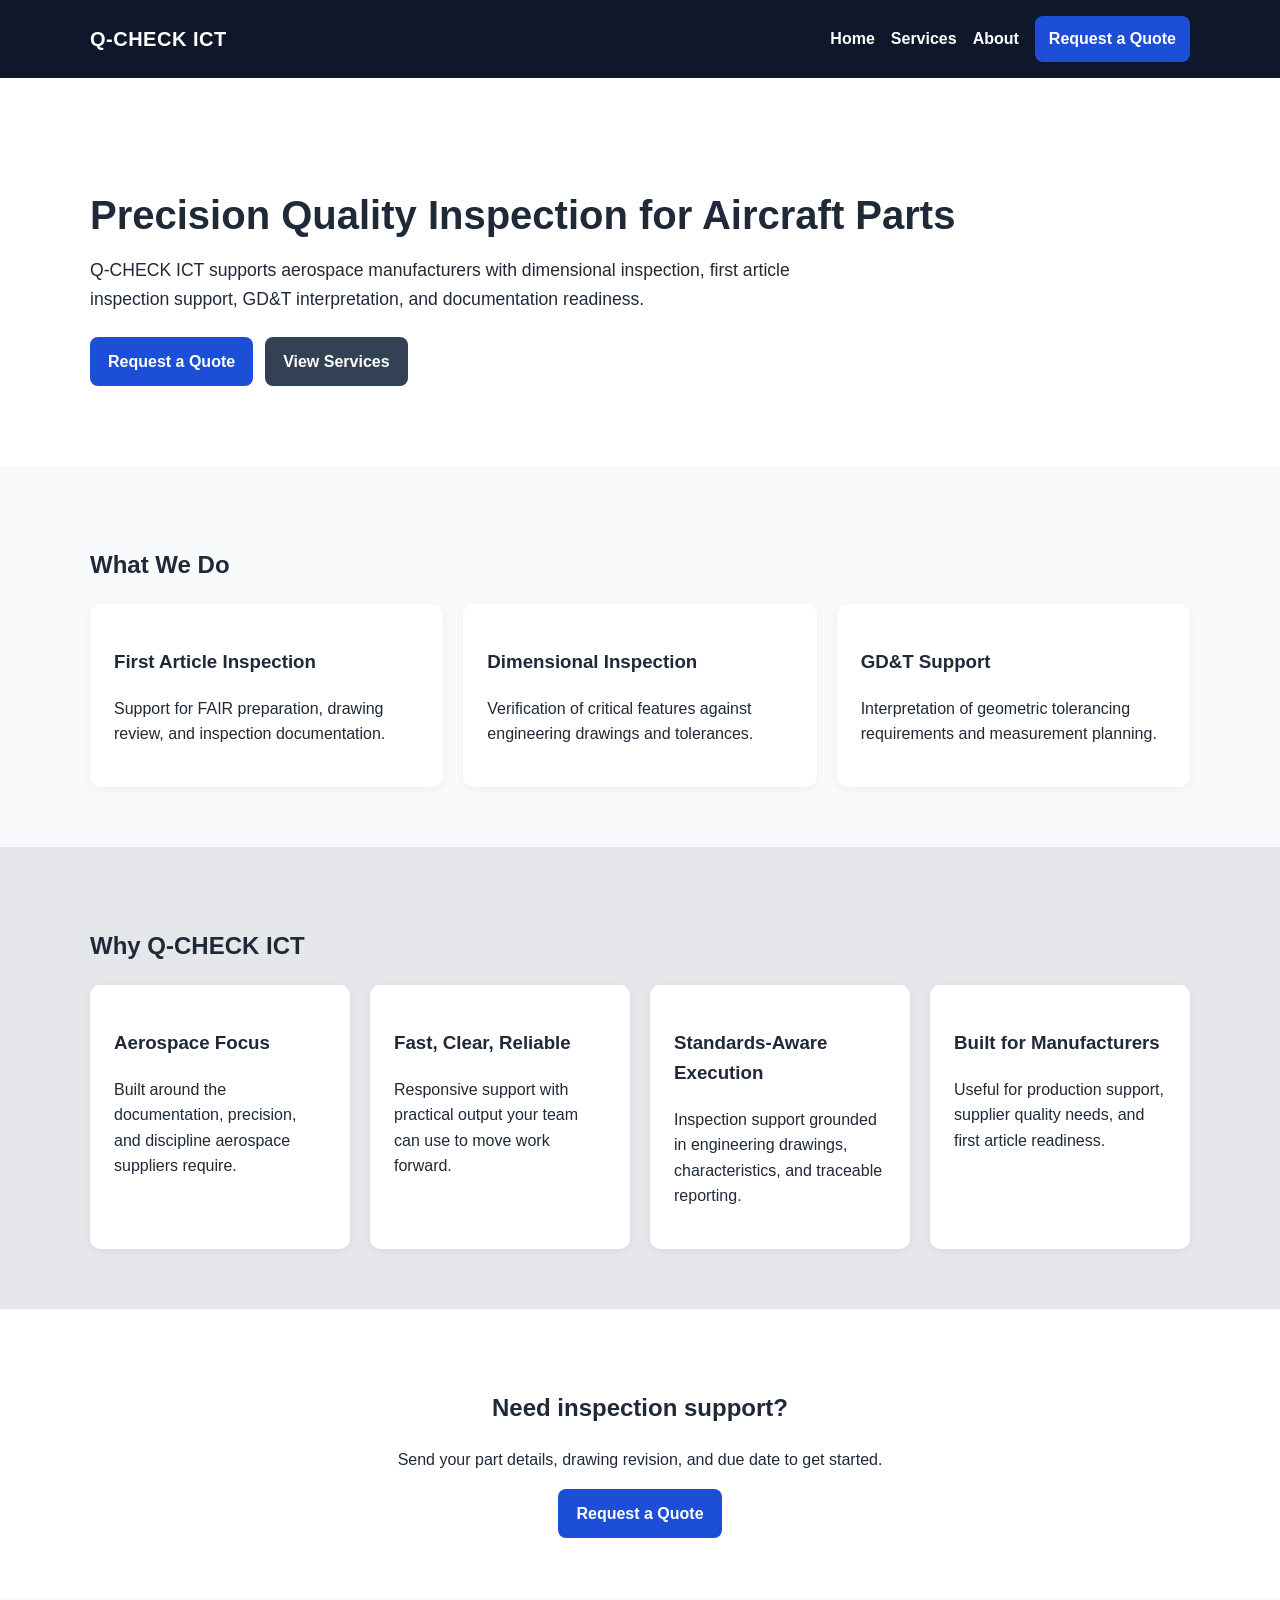
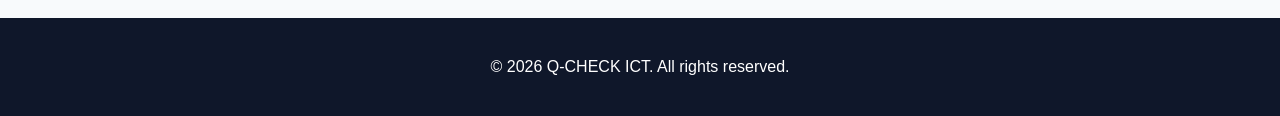
<file: index.html>
<!DOCTYPE html>
<html lang="en">
<head>
  <meta charset="UTF-8" />
  <meta name="viewport" content="width=device-width, initial-scale=1.0" />
  <title>Q-CHECK ICT | Aircraft Part Quality Inspection</title>
  <meta name="description" content="Q-CHECK ICT provides aircraft part quality inspection, FAI support, GD&T review, and dimensional inspection services." />
  <link rel="stylesheet" href="style.css" />
</head>
<body>
  <header class="site-header">
    <div class="container nav">
      <div class="logo">Q-CHECK ICT</div>
      <nav>
        <a href="index.html">Home</a>
        <a href="services.html">Services</a>
        <a href="about.html">About</a>
        <a href="contact.html" class="btn btn-small">Request a Quote</a>
      </nav>
    </div>
  </header>

  <main>
    <section class="hero">
      <div class="container">
        <h1>Precision Quality Inspection for Aircraft Parts</h1>
        <p>
          Q-CHECK ICT supports aerospace manufacturers with dimensional inspection,
          first article inspection support, GD&T interpretation, and documentation readiness.
        </p>
        <div class="hero-actions">
          <a href="contact.html" class="btn">Request a Quote</a>
          <a href="services.html" class="btn btn-secondary">View Services</a>
        </div>
      </div>
    </section>

    <section class="section">
      <div class="container">
        <h2>What We Do</h2>
        <div class="grid-3">
          <div class="card">
            <h3>First Article Inspection</h3>
            <p>Support for FAIR preparation, drawing review, and inspection documentation.</p>
          </div>
          <div class="card">
            <h3>Dimensional Inspection</h3>
            <p>Verification of critical features against engineering drawings and tolerances.</p>
          </div>
          <div class="card">
            <h3>GD&amp;T Support</h3>
            <p>Interpretation of geometric tolerancing requirements and measurement planning.</p>
          </div>
        </div>
      </div>
    </section>

    <section class="section section-alt">
      <div class="container">
        <h2>Why Q-CHECK ICT</h2>
        <div class="grid-2">
          <div class="card">
            <h3>Aerospace Focus</h3>
            <p>Built around the documentation, precision, and discipline aerospace suppliers require.</p>
          </div>
          <div class="card">
            <h3>Fast, Clear, Reliable</h3>
            <p>Responsive support with practical output your team can use to move work forward.</p>
          </div>
          <div class="card">
            <h3>Standards-Aware Execution</h3>
            <p>Inspection support grounded in engineering drawings, characteristics, and traceable reporting.</p>
          </div>
          <div class="card">
            <h3>Built for Manufacturers</h3>
            <p>Useful for production support, supplier quality needs, and first article readiness.</p>
          </div>
        </div>
      </div>
    </section>

    <section class="section cta-section">
      <div class="container">
        <h2>Need inspection support?</h2>
        <p>Send your part details, drawing revision, and due date to get started.</p>
        <a href="contact.html" class="btn">Request a Quote</a>
      </div>
    </section>
  </main>

  <footer class="site-footer">
    <div class="container">
      <p>&copy; 2026 Q-CHECK ICT. All rights reserved.</p>
    </div>
  </footer>
</body>
</html>
</file>
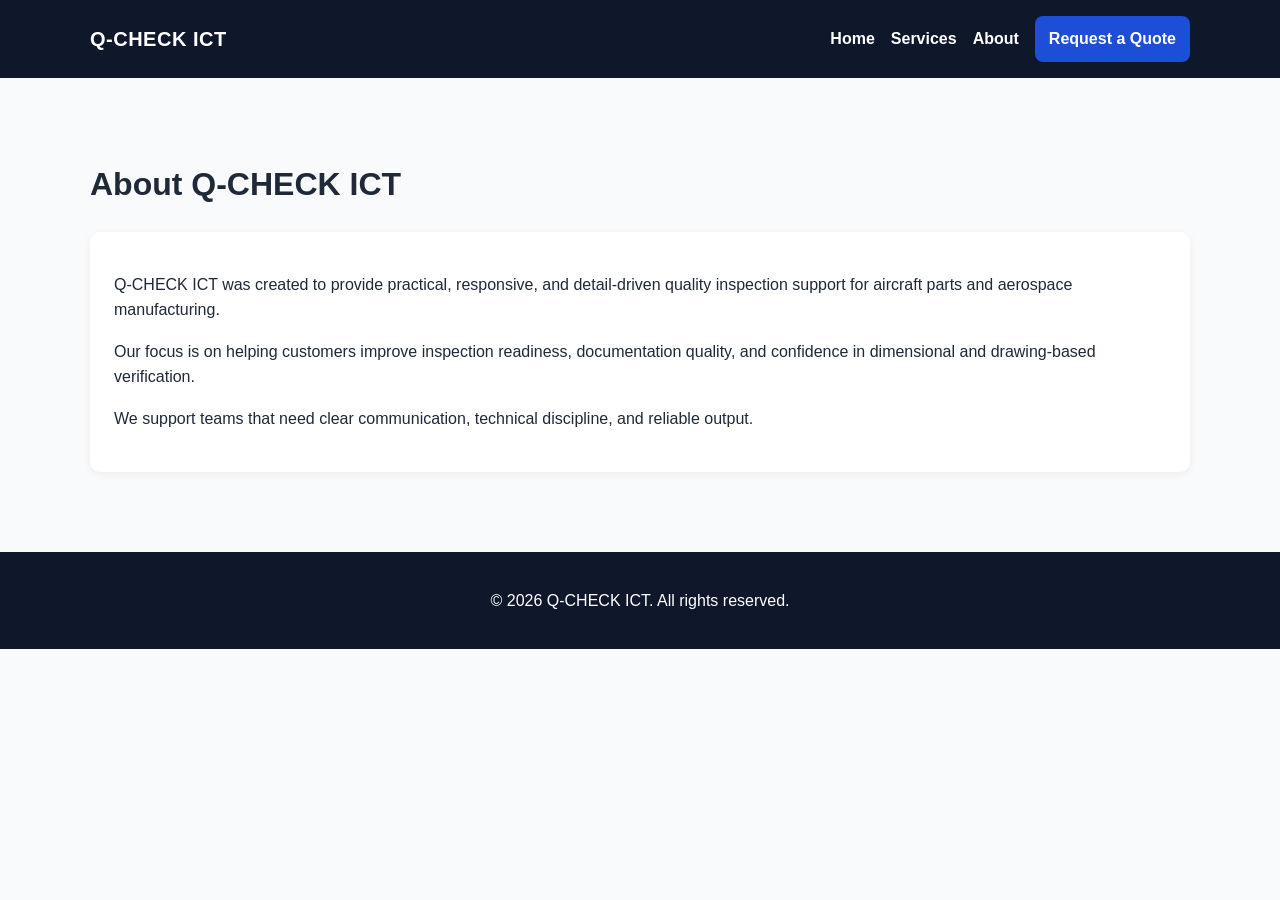
<file: about.html>
<!DOCTYPE html>
<html lang="en">
<head>
  <meta charset="UTF-8" />
  <meta name="viewport" content="width=device-width, initial-scale=1.0" />
  <title>About | Q-CHECK ICT</title>
  <meta name="description" content="Learn about Q-CHECK ICT and its focus on reliable, detail-driven aerospace quality inspection support." />
  <link rel="stylesheet" href="style.css" />
</head>
<body>
  <header class="site-header">
    <div class="container nav">
      <div class="logo">Q-CHECK ICT</div>
      <nav>
        <a href="index.html">Home</a>
        <a href="services.html">Services</a>
        <a href="about.html">About</a>
        <a href="contact.html" class="btn btn-small">Request a Quote</a>
      </nav>
    </div>
  </header>

  <main class="section">
    <div class="container">
      <h1>About Q-CHECK ICT</h1>
      <div class="card">
        <p>
          Q-CHECK ICT was created to provide practical, responsive, and detail-driven
          quality inspection support for aircraft parts and aerospace manufacturing.
        </p>
        <p>
          Our focus is on helping customers improve inspection readiness, documentation quality,
          and confidence in dimensional and drawing-based verification.
        </p>
        <p>
          We support teams that need clear communication, technical discipline, and reliable output.
        </p>
      </div>
    </div>
  </main>

  <footer class="site-footer">
    <div class="container">
      <p>&copy; 2026 Q-CHECK ICT. All rights reserved.</p>
    </div>
  </footer>
</body>
</html>
</file>
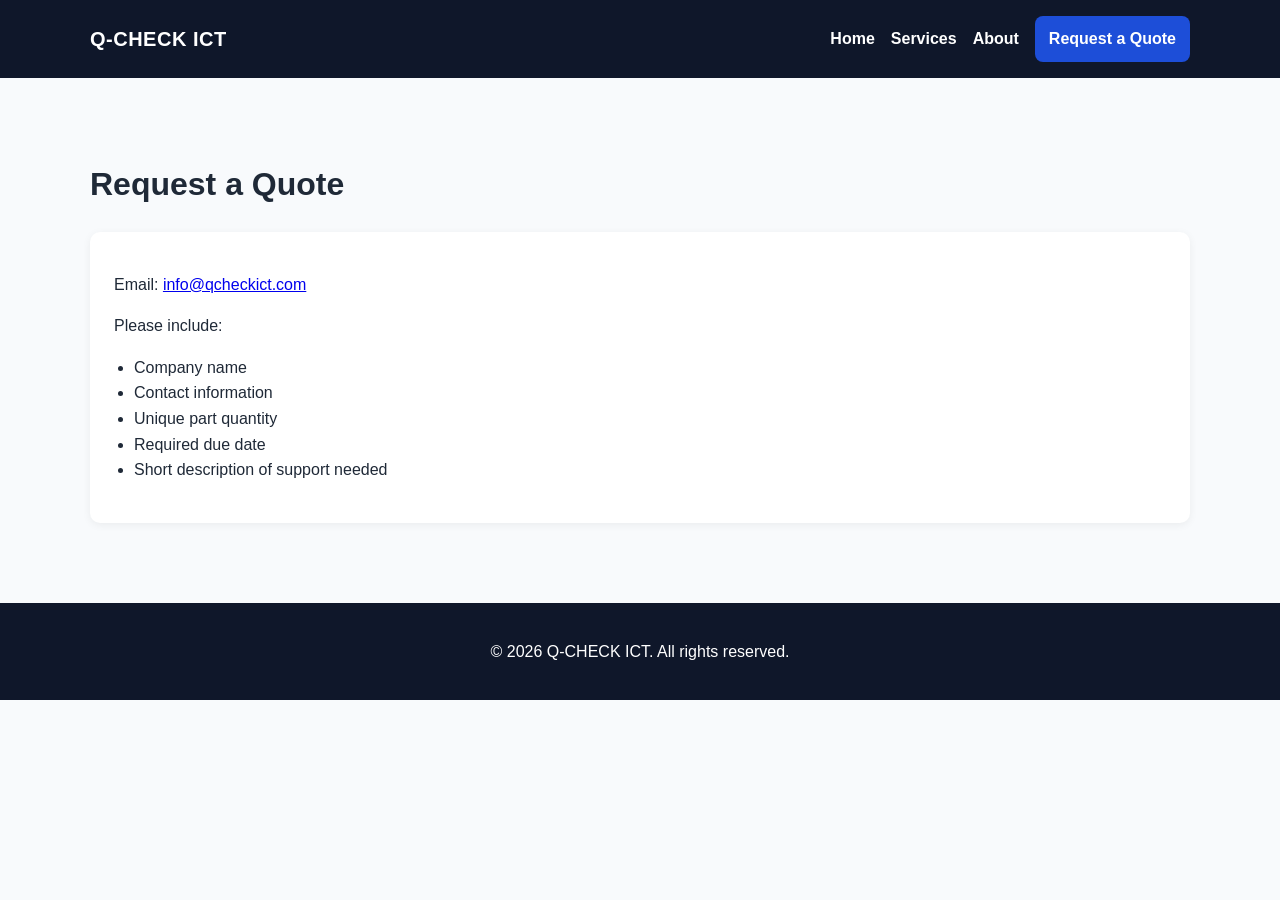
<file: contact.html>
<!DOCTYPE html>
<html lang="en">
<head>
  <meta charset="UTF-8" />
  <meta name="viewport" content="width=device-width, initial-scale=1.0" />
  <title>Contact | Q-CHECK ICT</title>
  <meta name="description" content="Contact Q-CHECK ICT for aircraft part inspection, FAI support, and quality documentation services." />
  <link rel="stylesheet" href="style.css" />
</head>
<body>
  <header class="site-header">
    <div class="container nav">
      <div class="logo">Q-CHECK ICT</div>
      <nav>
        <a href="index.html">Home</a>
        <a href="services.html">Services</a>
        <a href="about.html">About</a>
        <a href="contact.html" class="btn btn-small">Request a Quote</a>
      </nav>
    </div>
  </header>

  <main class="section">
    <div class="container">
      <h1>Request a Quote</h1>
      <div class="card">
        <p>Email: <a href="mailto:info@qcheckict.com">info@qcheckict.com</a></p>
        <!-- <p>Phone: <a href="tel:+13165551234">(316) 555-1234</a></p> -->
        <p>Please include:</p>
        <ul>
          <li>Company name</li>
          <li>Contact information</li>
          <li>Unique part quantity</li>
          <li>Required due date</li>
          <li>Short description of support needed</li>
        </ul>
      </div>
    </div>
  </main>

  <footer class="site-footer">
    <div class="container">
      <p>&copy; 2026 Q-CHECK ICT. All rights reserved.</p>
    </div>
  </footer>
</body>
</html>
</file>
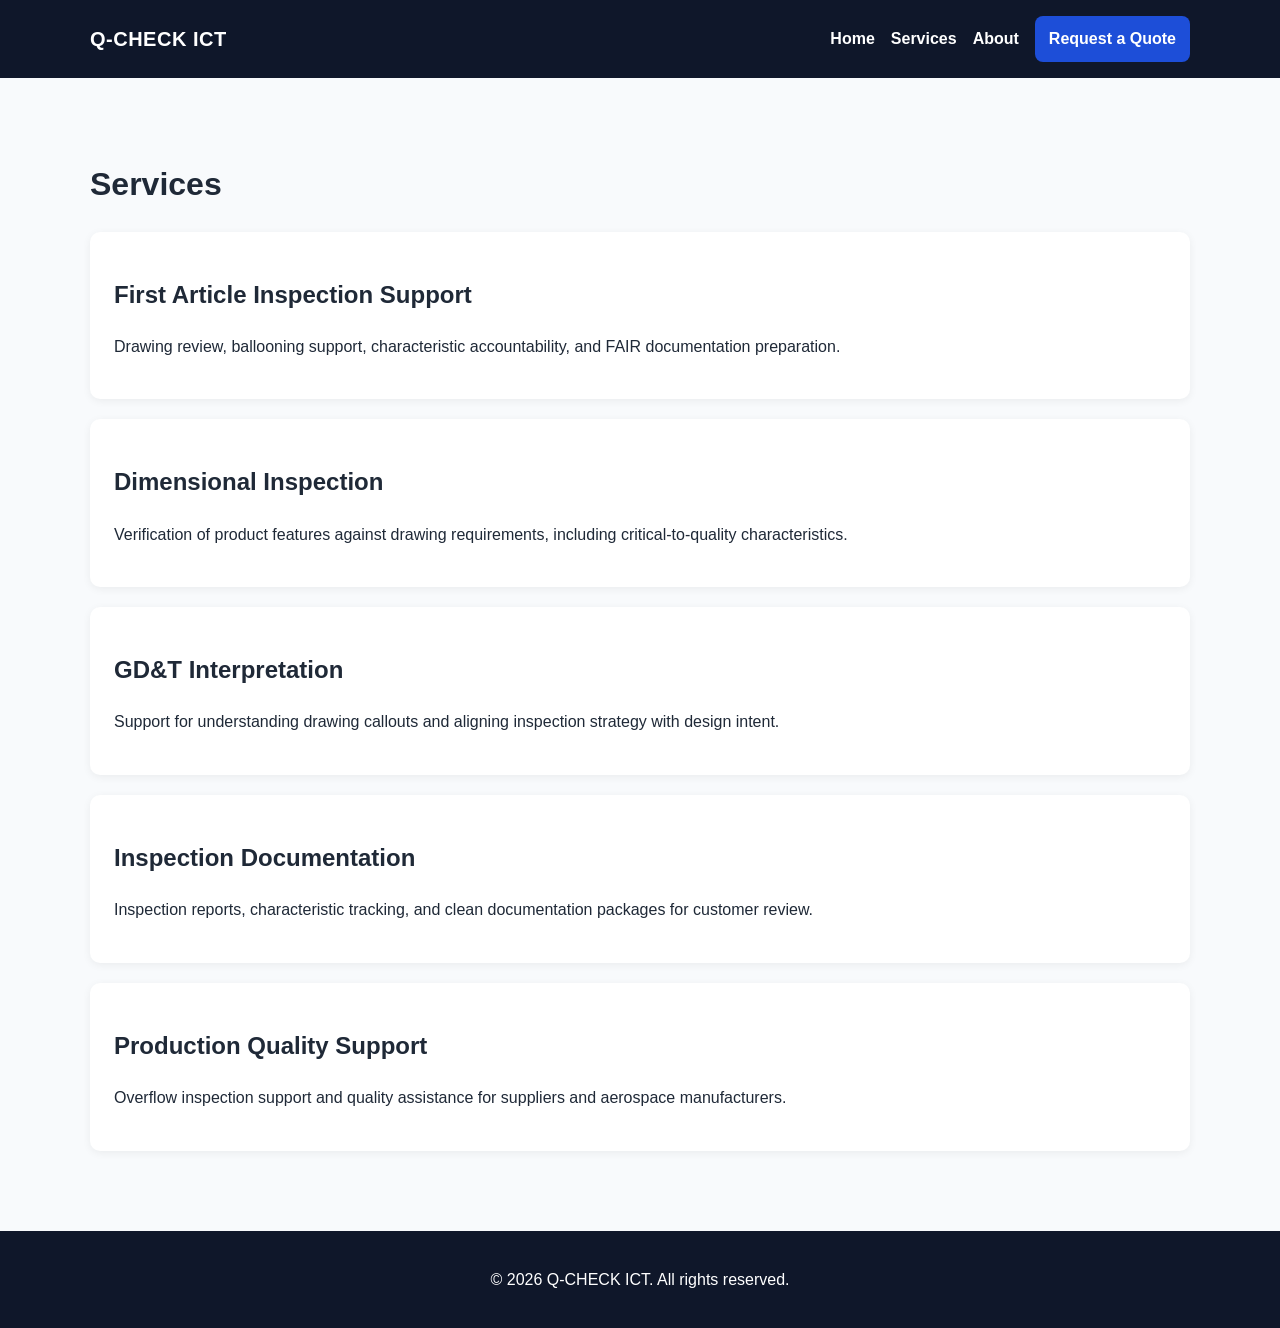
<file: services.html>
<!DOCTYPE html>
<html lang="en">
<head>
  <meta charset="UTF-8" />
  <meta name="viewport" content="width=device-width, initial-scale=1.0" />
  <title>Services | Q-CHECK ICT</title>
  <meta name="description" content="Aircraft part quality inspection services including FAI, dimensional inspection, GD&T review, and documentation support." />
  <link rel="stylesheet" href="style.css" />
</head>
<body>
  <header class="site-header">
    <div class="container nav">
      <div class="logo">Q-CHECK ICT</div>
      <nav>
        <a href="index.html">Home</a>
        <a href="services.html">Services</a>
        <a href="about.html">About</a>
        <a href="contact.html" class="btn btn-small">Request a Quote</a>
      </nav>
    </div>
  </header>

  <main class="section">
    <div class="container">
      <h1>Services</h1>
      <div class="stack">
        <div class="card">
          <h2>First Article Inspection Support</h2>
          <p>Drawing review, ballooning support, characteristic accountability, and FAIR documentation preparation.</p>
        </div>
        <div class="card">
          <h2>Dimensional Inspection</h2>
          <p>Verification of product features against drawing requirements, including critical-to-quality characteristics.</p>
        </div>
        <div class="card">
          <h2>GD&amp;T Interpretation</h2>
          <p>Support for understanding drawing callouts and aligning inspection strategy with design intent.</p>
        </div>
        <div class="card">
          <h2>Inspection Documentation</h2>
          <p>Inspection reports, characteristic tracking, and clean documentation packages for customer review.</p>
        </div>
        <div class="card">
          <h2>Production Quality Support</h2>
          <p>Overflow inspection support and quality assistance for suppliers and aerospace manufacturers.</p>
        </div>
      </div>
    </div>
  </main>

  <footer class="site-footer">
    <div class="container">
      <p>&copy; 2026 Q-CHECK ICT. All rights reserved.</p>
    </div>
  </footer>
</body>
</html>
</file>
<file: style.css>
* {
  box-sizing: border-box;
}

body {
  margin: 0;
  font-family: Arial, Helvetica, sans-serif;
  line-height: 1.6;
  color: #1f2937;
  background: #f8fafc;
}

.container {
  width: min(1100px, 92%);
  margin: 0 auto;
}

.site-header {
  background: #0f172a;
  color: white;
  padding: 16px 0;
}

.nav {
  display: flex;
  justify-content: space-between;
  align-items: center;
  gap: 20px;
}

.logo {
  font-size: 1.25rem;
  font-weight: 700;
  letter-spacing: 0.5px;
}

nav {
  display: flex;
  gap: 16px;
  align-items: center;
  flex-wrap: wrap;
}

nav a {
  color: white;
  text-decoration: none;
  font-weight: 600;
}

.hero {
  padding: 80px 0;
  background: white;
}

.hero h1 {
  font-size: 2.5rem;
  margin-bottom: 16px;
  line-height: 1.2;
}

.hero p {
  max-width: 760px;
  font-size: 1.1rem;
  margin-bottom: 24px;
}

.hero-actions {
  display: flex;
  gap: 12px;
  flex-wrap: wrap;
}

.section {
  padding: 60px 0;
}

.section-alt {
  background: #e5e7eb;
}

.cta-section {
  text-align: center;
  background: white;
}

.grid-2,
.grid-3 {
  display: grid;
  gap: 20px;
}

.grid-2 {
  grid-template-columns: repeat(auto-fit, minmax(260px, 1fr));
}

.grid-3 {
  grid-template-columns: repeat(auto-fit, minmax(220px, 1fr));
}

.stack {
  display: grid;
  gap: 20px;
}

.card {
  background: white;
  padding: 24px;
  border-radius: 10px;
  box-shadow: 0 2px 8px rgba(0, 0, 0, 0.06);
}

.btn {
  display: inline-block;
  background: #1d4ed8;
  color: white;
  text-decoration: none;
  padding: 12px 18px;
  border-radius: 8px;
  font-weight: 700;
}

.btn-secondary {
  background: #334155;
}

.btn-small {
  padding: 10px 14px;
}

.site-footer {
  background: #0f172a;
  color: white;
  text-align: center;
  padding: 20px 0;
  margin-top: 20px;
}

ul {
  padding-left: 20px;
}

@media (max-width: 700px) {
  .nav {
    flex-direction: column;
    align-items: flex-start;
  }

  .hero h1 {
    font-size: 2rem;
  }
}
</file>
